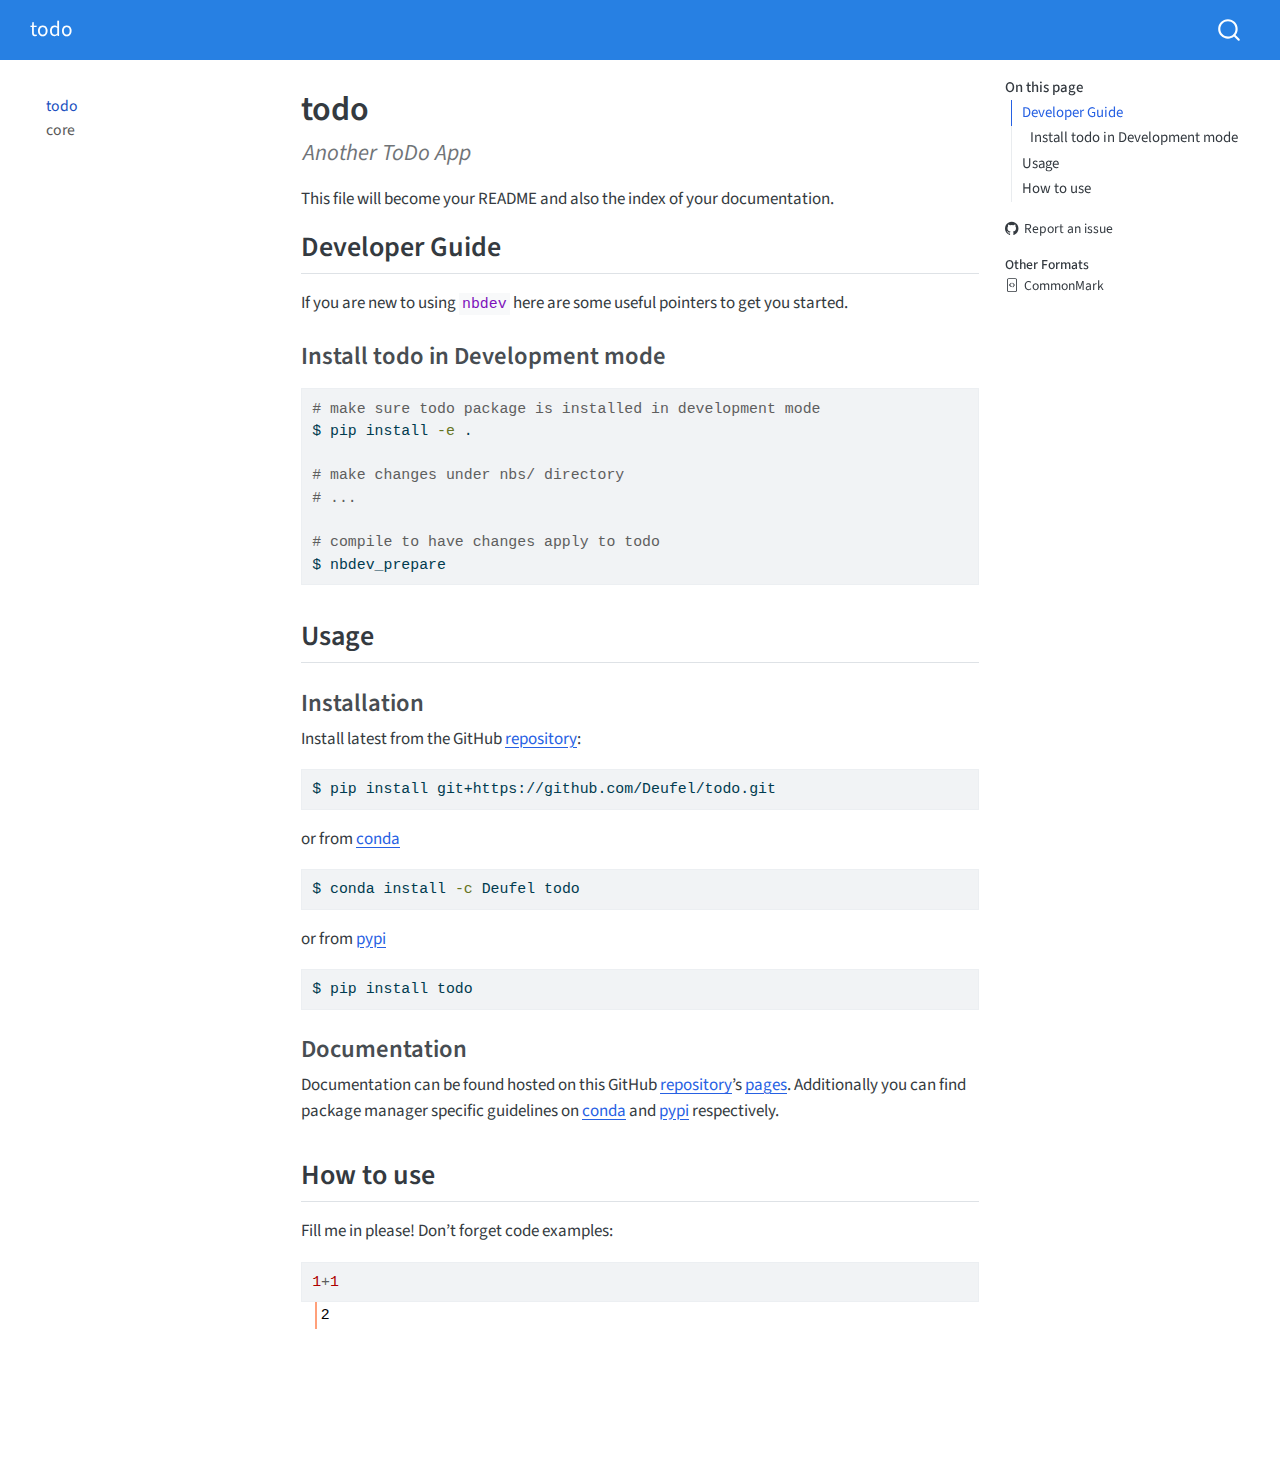
<file: index.html>
<!DOCTYPE html>
<html xmlns="http://www.w3.org/1999/xhtml" lang="en" xml:lang="en"><head>

<meta charset="utf-8">
<meta name="generator" content="quarto-1.6.42">

<meta name="viewport" content="width=device-width, initial-scale=1.0, user-scalable=yes">

<meta name="description" content="Another ToDo App">

<title>todo</title>
<style>
code{white-space: pre-wrap;}
span.smallcaps{font-variant: small-caps;}
div.columns{display: flex; gap: min(4vw, 1.5em);}
div.column{flex: auto; overflow-x: auto;}
div.hanging-indent{margin-left: 1.5em; text-indent: -1.5em;}
ul.task-list{list-style: none;}
ul.task-list li input[type="checkbox"] {
  width: 0.8em;
  margin: 0 0.8em 0.2em -1em; /* quarto-specific, see https://github.com/quarto-dev/quarto-cli/issues/4556 */ 
  vertical-align: middle;
}
/* CSS for syntax highlighting */
pre > code.sourceCode { white-space: pre; position: relative; }
pre > code.sourceCode > span { line-height: 1.25; }
pre > code.sourceCode > span:empty { height: 1.2em; }
.sourceCode { overflow: visible; }
code.sourceCode > span { color: inherit; text-decoration: inherit; }
div.sourceCode { margin: 1em 0; }
pre.sourceCode { margin: 0; }
@media screen {
div.sourceCode { overflow: auto; }
}
@media print {
pre > code.sourceCode { white-space: pre-wrap; }
pre > code.sourceCode > span { display: inline-block; text-indent: -5em; padding-left: 5em; }
}
pre.numberSource code
  { counter-reset: source-line 0; }
pre.numberSource code > span
  { position: relative; left: -4em; counter-increment: source-line; }
pre.numberSource code > span > a:first-child::before
  { content: counter(source-line);
    position: relative; left: -1em; text-align: right; vertical-align: baseline;
    border: none; display: inline-block;
    -webkit-touch-callout: none; -webkit-user-select: none;
    -khtml-user-select: none; -moz-user-select: none;
    -ms-user-select: none; user-select: none;
    padding: 0 4px; width: 4em;
  }
pre.numberSource { margin-left: 3em;  padding-left: 4px; }
div.sourceCode
  {   }
@media screen {
pre > code.sourceCode > span > a:first-child::before { text-decoration: underline; }
}
</style>


<script src="site_libs/quarto-nav/quarto-nav.js"></script>
<script src="site_libs/quarto-nav/headroom.min.js"></script>
<script src="site_libs/clipboard/clipboard.min.js"></script>
<script src="site_libs/quarto-search/autocomplete.umd.js"></script>
<script src="site_libs/quarto-search/fuse.min.js"></script>
<script src="site_libs/quarto-search/quarto-search.js"></script>
<meta name="quarto:offset" content="./">
<script src="site_libs/quarto-html/quarto.js"></script>
<script src="site_libs/quarto-html/popper.min.js"></script>
<script src="site_libs/quarto-html/tippy.umd.min.js"></script>
<script src="site_libs/quarto-html/anchor.min.js"></script>
<link href="site_libs/quarto-html/tippy.css" rel="stylesheet">
<link href="site_libs/quarto-html/quarto-syntax-highlighting-2f5df379a58b258e96c21c0638c20c03.css" rel="stylesheet" id="quarto-text-highlighting-styles">
<script src="site_libs/bootstrap/bootstrap.min.js"></script>
<link href="site_libs/bootstrap/bootstrap-icons.css" rel="stylesheet">
<link href="site_libs/bootstrap/bootstrap-ae44de7e3b26b230a7801128389852ee.min.css" rel="stylesheet" append-hash="true" id="quarto-bootstrap" data-mode="light">
<script id="quarto-search-options" type="application/json">{
  "location": "navbar",
  "copy-button": false,
  "collapse-after": 3,
  "panel-placement": "end",
  "type": "overlay",
  "limit": 50,
  "keyboard-shortcut": [
    "f",
    "/",
    "s"
  ],
  "show-item-context": false,
  "language": {
    "search-no-results-text": "No results",
    "search-matching-documents-text": "matching documents",
    "search-copy-link-title": "Copy link to search",
    "search-hide-matches-text": "Hide additional matches",
    "search-more-match-text": "more match in this document",
    "search-more-matches-text": "more matches in this document",
    "search-clear-button-title": "Clear",
    "search-text-placeholder": "",
    "search-detached-cancel-button-title": "Cancel",
    "search-submit-button-title": "Submit",
    "search-label": "Search"
  }
}</script>


<link rel="stylesheet" href="styles.css">
<meta property="og:title" content="todo">
<meta property="og:description" content="Another ToDo App">
<meta property="og:site_name" content="todo">
<meta name="twitter:title" content="todo">
<meta name="twitter:description" content="Another ToDo App">
<meta name="twitter:card" content="summary">
</head>

<body class="nav-sidebar floating nav-fixed">

<div id="quarto-search-results"></div>
  <header id="quarto-header" class="headroom fixed-top">
    <nav class="navbar navbar-expand-lg " data-bs-theme="dark">
      <div class="navbar-container container-fluid">
      <div class="navbar-brand-container mx-auto">
    <a class="navbar-brand" href="./index.html">
    <span class="navbar-title">todo</span>
    </a>
  </div>
        <div class="quarto-navbar-tools tools-end">
</div>
          <div id="quarto-search" class="" title="Search"></div>
      </div> <!-- /container-fluid -->
    </nav>
  <nav class="quarto-secondary-nav">
    <div class="container-fluid d-flex">
      <button type="button" class="quarto-btn-toggle btn" data-bs-toggle="collapse" role="button" data-bs-target=".quarto-sidebar-collapse-item" aria-controls="quarto-sidebar" aria-expanded="false" aria-label="Toggle sidebar navigation" onclick="if (window.quartoToggleHeadroom) { window.quartoToggleHeadroom(); }">
        <i class="bi bi-layout-text-sidebar-reverse"></i>
      </button>
        <nav class="quarto-page-breadcrumbs" aria-label="breadcrumb"><ol class="breadcrumb"><li class="breadcrumb-item"><a href="./index.html">todo</a></li></ol></nav>
        <a class="flex-grow-1" role="navigation" data-bs-toggle="collapse" data-bs-target=".quarto-sidebar-collapse-item" aria-controls="quarto-sidebar" aria-expanded="false" aria-label="Toggle sidebar navigation" onclick="if (window.quartoToggleHeadroom) { window.quartoToggleHeadroom(); }">      
        </a>
    </div>
  </nav>
</header>
<!-- content -->
<div id="quarto-content" class="quarto-container page-columns page-rows-contents page-layout-article page-navbar">
<!-- sidebar -->
  <nav id="quarto-sidebar" class="sidebar collapse collapse-horizontal quarto-sidebar-collapse-item sidebar-navigation floating overflow-auto">
    <div class="sidebar-menu-container"> 
    <ul class="list-unstyled mt-1">
        <li class="sidebar-item">
  <div class="sidebar-item-container"> 
  <a href="./index.html" class="sidebar-item-text sidebar-link active">
 <span class="menu-text">todo</span></a>
  </div>
</li>
        <li class="sidebar-item">
  <div class="sidebar-item-container"> 
  <a href="./core.html" class="sidebar-item-text sidebar-link">
 <span class="menu-text">core</span></a>
  </div>
</li>
    </ul>
    </div>
</nav>
<div id="quarto-sidebar-glass" class="quarto-sidebar-collapse-item" data-bs-toggle="collapse" data-bs-target=".quarto-sidebar-collapse-item"></div>
<!-- margin-sidebar -->
    <div id="quarto-margin-sidebar" class="sidebar margin-sidebar">
        <nav id="TOC" role="doc-toc" class="toc-active">
    <h2 id="toc-title">On this page</h2>
   
  <ul>
  <li><a href="#developer-guide" id="toc-developer-guide" class="nav-link active" data-scroll-target="#developer-guide">Developer Guide</a>
  <ul class="collapse">
  <li><a href="#install-todo-in-development-mode" id="toc-install-todo-in-development-mode" class="nav-link" data-scroll-target="#install-todo-in-development-mode">Install todo in Development mode</a></li>
  </ul></li>
  <li><a href="#usage" id="toc-usage" class="nav-link" data-scroll-target="#usage">Usage</a>
  <ul class="collapse">
  <li><a href="#installation" id="toc-installation" class="nav-link" data-scroll-target="#installation">Installation</a></li>
  <li><a href="#documentation" id="toc-documentation" class="nav-link" data-scroll-target="#documentation">Documentation</a></li>
  </ul></li>
  <li><a href="#how-to-use" id="toc-how-to-use" class="nav-link" data-scroll-target="#how-to-use">How to use</a></li>
  </ul>
<div class="toc-actions"><ul><li><a href="https://github.com/Deufel/todo/issues/new" class="toc-action"><i class="bi bi-github"></i>Report an issue</a></li></ul></div><div class="quarto-alternate-formats"><h2>Other Formats</h2><ul><li><a href="index.html.md"><i class="bi bi-file-code"></i>CommonMark</a></li></ul></div></nav>
    </div>
<!-- main -->
<main class="content" id="quarto-document-content">

<header id="title-block-header" class="quarto-title-block default">
<div class="quarto-title">
<h1 class="title">todo</h1>
</div>

<div>
  <div class="description">
    Another ToDo App
  </div>
</div>


<div class="quarto-title-meta">

    
  
    
  </div>
  


</header>


<!-- WARNING: THIS FILE WAS AUTOGENERATED! DO NOT EDIT! -->
<p>This file will become your README and also the index of your documentation.</p>
<section id="developer-guide" class="level2">
<h2 class="anchored" data-anchor-id="developer-guide">Developer Guide</h2>
<p>If you are new to using <code>nbdev</code> here are some useful pointers to get you started.</p>
<section id="install-todo-in-development-mode" class="level3">
<h3 class="anchored" data-anchor-id="install-todo-in-development-mode">Install todo in Development mode</h3>
<div class="sourceCode" id="cb1"><pre class="sourceCode sh code-with-copy"><code class="sourceCode bash"><span id="cb1-1"><a href="#cb1-1" aria-hidden="true" tabindex="-1"></a><span class="co"># make sure todo package is installed in development mode</span></span>
<span id="cb1-2"><a href="#cb1-2" aria-hidden="true" tabindex="-1"></a><span class="ex">$</span> pip install <span class="at">-e</span> .</span>
<span id="cb1-3"><a href="#cb1-3" aria-hidden="true" tabindex="-1"></a></span>
<span id="cb1-4"><a href="#cb1-4" aria-hidden="true" tabindex="-1"></a><span class="co"># make changes under nbs/ directory</span></span>
<span id="cb1-5"><a href="#cb1-5" aria-hidden="true" tabindex="-1"></a><span class="co"># ...</span></span>
<span id="cb1-6"><a href="#cb1-6" aria-hidden="true" tabindex="-1"></a></span>
<span id="cb1-7"><a href="#cb1-7" aria-hidden="true" tabindex="-1"></a><span class="co"># compile to have changes apply to todo</span></span>
<span id="cb1-8"><a href="#cb1-8" aria-hidden="true" tabindex="-1"></a><span class="ex">$</span> nbdev_prepare</span></code><button title="Copy to Clipboard" class="code-copy-button"><i class="bi"></i></button></pre></div>
</section>
</section>
<section id="usage" class="level2">
<h2 class="anchored" data-anchor-id="usage">Usage</h2>
<section id="installation" class="level3">
<h3 class="anchored" data-anchor-id="installation">Installation</h3>
<p>Install latest from the GitHub <a href="https://github.com/Deufel/todo">repository</a>:</p>
<div class="sourceCode" id="cb2"><pre class="sourceCode sh code-with-copy"><code class="sourceCode bash"><span id="cb2-1"><a href="#cb2-1" aria-hidden="true" tabindex="-1"></a><span class="ex">$</span> pip install git+https://github.com/Deufel/todo.git</span></code><button title="Copy to Clipboard" class="code-copy-button"><i class="bi"></i></button></pre></div>
<p>or from <a href="https://anaconda.org/Deufel/todo">conda</a></p>
<div class="sourceCode" id="cb3"><pre class="sourceCode sh code-with-copy"><code class="sourceCode bash"><span id="cb3-1"><a href="#cb3-1" aria-hidden="true" tabindex="-1"></a><span class="ex">$</span> conda install <span class="at">-c</span> Deufel todo</span></code><button title="Copy to Clipboard" class="code-copy-button"><i class="bi"></i></button></pre></div>
<p>or from <a href="https://pypi.org/project/todo/">pypi</a></p>
<div class="sourceCode" id="cb4"><pre class="sourceCode sh code-with-copy"><code class="sourceCode bash"><span id="cb4-1"><a href="#cb4-1" aria-hidden="true" tabindex="-1"></a><span class="ex">$</span> pip install todo</span></code><button title="Copy to Clipboard" class="code-copy-button"><i class="bi"></i></button></pre></div>
</section>
<section id="documentation" class="level3">
<h3 class="anchored" data-anchor-id="documentation">Documentation</h3>
<p>Documentation can be found hosted on this GitHub <a href="https://github.com/Deufel/todo">repository</a>’s <a href="https://Deufel.github.io/todo/">pages</a>. Additionally you can find package manager specific guidelines on <a href="https://anaconda.org/Deufel/todo">conda</a> and <a href="https://pypi.org/project/todo/">pypi</a> respectively.</p>
</section>
</section>
<section id="how-to-use" class="level2">
<h2 class="anchored" data-anchor-id="how-to-use">How to use</h2>
<p>Fill me in please! Don’t forget code examples:</p>
<div id="cell-14" class="cell">
<div class="sourceCode cell-code" id="cb5"><pre class="sourceCode python code-with-copy"><code class="sourceCode python"><span id="cb5-1"><a href="#cb5-1" aria-hidden="true" tabindex="-1"></a><span class="dv">1</span><span class="op">+</span><span class="dv">1</span></span></code><button title="Copy to Clipboard" class="code-copy-button"><i class="bi"></i></button></pre></div>
<div class="cell-output cell-output-display">
<pre><code>2</code></pre>
</div>
</div>


</section>

</main> <!-- /main -->
<script id="quarto-html-after-body" type="application/javascript">
window.document.addEventListener("DOMContentLoaded", function (event) {
  const toggleBodyColorMode = (bsSheetEl) => {
    const mode = bsSheetEl.getAttribute("data-mode");
    const bodyEl = window.document.querySelector("body");
    if (mode === "dark") {
      bodyEl.classList.add("quarto-dark");
      bodyEl.classList.remove("quarto-light");
    } else {
      bodyEl.classList.add("quarto-light");
      bodyEl.classList.remove("quarto-dark");
    }
  }
  const toggleBodyColorPrimary = () => {
    const bsSheetEl = window.document.querySelector("link#quarto-bootstrap");
    if (bsSheetEl) {
      toggleBodyColorMode(bsSheetEl);
    }
  }
  toggleBodyColorPrimary();  
  const icon = "";
  const anchorJS = new window.AnchorJS();
  anchorJS.options = {
    placement: 'right',
    icon: icon
  };
  anchorJS.add('.anchored');
  const isCodeAnnotation = (el) => {
    for (const clz of el.classList) {
      if (clz.startsWith('code-annotation-')) {                     
        return true;
      }
    }
    return false;
  }
  const onCopySuccess = function(e) {
    // button target
    const button = e.trigger;
    // don't keep focus
    button.blur();
    // flash "checked"
    button.classList.add('code-copy-button-checked');
    var currentTitle = button.getAttribute("title");
    button.setAttribute("title", "Copied!");
    let tooltip;
    if (window.bootstrap) {
      button.setAttribute("data-bs-toggle", "tooltip");
      button.setAttribute("data-bs-placement", "left");
      button.setAttribute("data-bs-title", "Copied!");
      tooltip = new bootstrap.Tooltip(button, 
        { trigger: "manual", 
          customClass: "code-copy-button-tooltip",
          offset: [0, -8]});
      tooltip.show();    
    }
    setTimeout(function() {
      if (tooltip) {
        tooltip.hide();
        button.removeAttribute("data-bs-title");
        button.removeAttribute("data-bs-toggle");
        button.removeAttribute("data-bs-placement");
      }
      button.setAttribute("title", currentTitle);
      button.classList.remove('code-copy-button-checked');
    }, 1000);
    // clear code selection
    e.clearSelection();
  }
  const getTextToCopy = function(trigger) {
      const codeEl = trigger.previousElementSibling.cloneNode(true);
      for (const childEl of codeEl.children) {
        if (isCodeAnnotation(childEl)) {
          childEl.remove();
        }
      }
      return codeEl.innerText;
  }
  const clipboard = new window.ClipboardJS('.code-copy-button:not([data-in-quarto-modal])', {
    text: getTextToCopy
  });
  clipboard.on('success', onCopySuccess);
  if (window.document.getElementById('quarto-embedded-source-code-modal')) {
    const clipboardModal = new window.ClipboardJS('.code-copy-button[data-in-quarto-modal]', {
      text: getTextToCopy,
      container: window.document.getElementById('quarto-embedded-source-code-modal')
    });
    clipboardModal.on('success', onCopySuccess);
  }
    var localhostRegex = new RegExp(/^(?:http|https):\/\/localhost\:?[0-9]*\//);
    var mailtoRegex = new RegExp(/^mailto:/);
      var filterRegex = new RegExp("https:\/\/Deufel\.github\.io\/todo");
    var isInternal = (href) => {
        return filterRegex.test(href) || localhostRegex.test(href) || mailtoRegex.test(href);
    }
    // Inspect non-navigation links and adorn them if external
 	var links = window.document.querySelectorAll('a[href]:not(.nav-link):not(.navbar-brand):not(.toc-action):not(.sidebar-link):not(.sidebar-item-toggle):not(.pagination-link):not(.no-external):not([aria-hidden]):not(.dropdown-item):not(.quarto-navigation-tool):not(.about-link)');
    for (var i=0; i<links.length; i++) {
      const link = links[i];
      if (!isInternal(link.href)) {
        // undo the damage that might have been done by quarto-nav.js in the case of
        // links that we want to consider external
        if (link.dataset.originalHref !== undefined) {
          link.href = link.dataset.originalHref;
        }
      }
    }
  function tippyHover(el, contentFn, onTriggerFn, onUntriggerFn) {
    const config = {
      allowHTML: true,
      maxWidth: 500,
      delay: 100,
      arrow: false,
      appendTo: function(el) {
          return el.parentElement;
      },
      interactive: true,
      interactiveBorder: 10,
      theme: 'quarto',
      placement: 'bottom-start',
    };
    if (contentFn) {
      config.content = contentFn;
    }
    if (onTriggerFn) {
      config.onTrigger = onTriggerFn;
    }
    if (onUntriggerFn) {
      config.onUntrigger = onUntriggerFn;
    }
    window.tippy(el, config); 
  }
  const noterefs = window.document.querySelectorAll('a[role="doc-noteref"]');
  for (var i=0; i<noterefs.length; i++) {
    const ref = noterefs[i];
    tippyHover(ref, function() {
      // use id or data attribute instead here
      let href = ref.getAttribute('data-footnote-href') || ref.getAttribute('href');
      try { href = new URL(href).hash; } catch {}
      const id = href.replace(/^#\/?/, "");
      const note = window.document.getElementById(id);
      if (note) {
        return note.innerHTML;
      } else {
        return "";
      }
    });
  }
  const xrefs = window.document.querySelectorAll('a.quarto-xref');
  const processXRef = (id, note) => {
    // Strip column container classes
    const stripColumnClz = (el) => {
      el.classList.remove("page-full", "page-columns");
      if (el.children) {
        for (const child of el.children) {
          stripColumnClz(child);
        }
      }
    }
    stripColumnClz(note)
    if (id === null || id.startsWith('sec-')) {
      // Special case sections, only their first couple elements
      const container = document.createElement("div");
      if (note.children && note.children.length > 2) {
        container.appendChild(note.children[0].cloneNode(true));
        for (let i = 1; i < note.children.length; i++) {
          const child = note.children[i];
          if (child.tagName === "P" && child.innerText === "") {
            continue;
          } else {
            container.appendChild(child.cloneNode(true));
            break;
          }
        }
        if (window.Quarto?.typesetMath) {
          window.Quarto.typesetMath(container);
        }
        return container.innerHTML
      } else {
        if (window.Quarto?.typesetMath) {
          window.Quarto.typesetMath(note);
        }
        return note.innerHTML;
      }
    } else {
      // Remove any anchor links if they are present
      const anchorLink = note.querySelector('a.anchorjs-link');
      if (anchorLink) {
        anchorLink.remove();
      }
      if (window.Quarto?.typesetMath) {
        window.Quarto.typesetMath(note);
      }
      if (note.classList.contains("callout")) {
        return note.outerHTML;
      } else {
        return note.innerHTML;
      }
    }
  }
  for (var i=0; i<xrefs.length; i++) {
    const xref = xrefs[i];
    tippyHover(xref, undefined, function(instance) {
      instance.disable();
      let url = xref.getAttribute('href');
      let hash = undefined; 
      if (url.startsWith('#')) {
        hash = url;
      } else {
        try { hash = new URL(url).hash; } catch {}
      }
      if (hash) {
        const id = hash.replace(/^#\/?/, "");
        const note = window.document.getElementById(id);
        if (note !== null) {
          try {
            const html = processXRef(id, note.cloneNode(true));
            instance.setContent(html);
          } finally {
            instance.enable();
            instance.show();
          }
        } else {
          // See if we can fetch this
          fetch(url.split('#')[0])
          .then(res => res.text())
          .then(html => {
            const parser = new DOMParser();
            const htmlDoc = parser.parseFromString(html, "text/html");
            const note = htmlDoc.getElementById(id);
            if (note !== null) {
              const html = processXRef(id, note);
              instance.setContent(html);
            } 
          }).finally(() => {
            instance.enable();
            instance.show();
          });
        }
      } else {
        // See if we can fetch a full url (with no hash to target)
        // This is a special case and we should probably do some content thinning / targeting
        fetch(url)
        .then(res => res.text())
        .then(html => {
          const parser = new DOMParser();
          const htmlDoc = parser.parseFromString(html, "text/html");
          const note = htmlDoc.querySelector('main.content');
          if (note !== null) {
            // This should only happen for chapter cross references
            // (since there is no id in the URL)
            // remove the first header
            if (note.children.length > 0 && note.children[0].tagName === "HEADER") {
              note.children[0].remove();
            }
            const html = processXRef(null, note);
            instance.setContent(html);
          } 
        }).finally(() => {
          instance.enable();
          instance.show();
        });
      }
    }, function(instance) {
    });
  }
      let selectedAnnoteEl;
      const selectorForAnnotation = ( cell, annotation) => {
        let cellAttr = 'data-code-cell="' + cell + '"';
        let lineAttr = 'data-code-annotation="' +  annotation + '"';
        const selector = 'span[' + cellAttr + '][' + lineAttr + ']';
        return selector;
      }
      const selectCodeLines = (annoteEl) => {
        const doc = window.document;
        const targetCell = annoteEl.getAttribute("data-target-cell");
        const targetAnnotation = annoteEl.getAttribute("data-target-annotation");
        const annoteSpan = window.document.querySelector(selectorForAnnotation(targetCell, targetAnnotation));
        const lines = annoteSpan.getAttribute("data-code-lines").split(",");
        const lineIds = lines.map((line) => {
          return targetCell + "-" + line;
        })
        let top = null;
        let height = null;
        let parent = null;
        if (lineIds.length > 0) {
            //compute the position of the single el (top and bottom and make a div)
            const el = window.document.getElementById(lineIds[0]);
            top = el.offsetTop;
            height = el.offsetHeight;
            parent = el.parentElement.parentElement;
          if (lineIds.length > 1) {
            const lastEl = window.document.getElementById(lineIds[lineIds.length - 1]);
            const bottom = lastEl.offsetTop + lastEl.offsetHeight;
            height = bottom - top;
          }
          if (top !== null && height !== null && parent !== null) {
            // cook up a div (if necessary) and position it 
            let div = window.document.getElementById("code-annotation-line-highlight");
            if (div === null) {
              div = window.document.createElement("div");
              div.setAttribute("id", "code-annotation-line-highlight");
              div.style.position = 'absolute';
              parent.appendChild(div);
            }
            div.style.top = top - 2 + "px";
            div.style.height = height + 4 + "px";
            div.style.left = 0;
            let gutterDiv = window.document.getElementById("code-annotation-line-highlight-gutter");
            if (gutterDiv === null) {
              gutterDiv = window.document.createElement("div");
              gutterDiv.setAttribute("id", "code-annotation-line-highlight-gutter");
              gutterDiv.style.position = 'absolute';
              const codeCell = window.document.getElementById(targetCell);
              const gutter = codeCell.querySelector('.code-annotation-gutter');
              gutter.appendChild(gutterDiv);
            }
            gutterDiv.style.top = top - 2 + "px";
            gutterDiv.style.height = height + 4 + "px";
          }
          selectedAnnoteEl = annoteEl;
        }
      };
      const unselectCodeLines = () => {
        const elementsIds = ["code-annotation-line-highlight", "code-annotation-line-highlight-gutter"];
        elementsIds.forEach((elId) => {
          const div = window.document.getElementById(elId);
          if (div) {
            div.remove();
          }
        });
        selectedAnnoteEl = undefined;
      };
        // Handle positioning of the toggle
    window.addEventListener(
      "resize",
      throttle(() => {
        elRect = undefined;
        if (selectedAnnoteEl) {
          selectCodeLines(selectedAnnoteEl);
        }
      }, 10)
    );
    function throttle(fn, ms) {
    let throttle = false;
    let timer;
      return (...args) => {
        if(!throttle) { // first call gets through
            fn.apply(this, args);
            throttle = true;
        } else { // all the others get throttled
            if(timer) clearTimeout(timer); // cancel #2
            timer = setTimeout(() => {
              fn.apply(this, args);
              timer = throttle = false;
            }, ms);
        }
      };
    }
      // Attach click handler to the DT
      const annoteDls = window.document.querySelectorAll('dt[data-target-cell]');
      for (const annoteDlNode of annoteDls) {
        annoteDlNode.addEventListener('click', (event) => {
          const clickedEl = event.target;
          if (clickedEl !== selectedAnnoteEl) {
            unselectCodeLines();
            const activeEl = window.document.querySelector('dt[data-target-cell].code-annotation-active');
            if (activeEl) {
              activeEl.classList.remove('code-annotation-active');
            }
            selectCodeLines(clickedEl);
            clickedEl.classList.add('code-annotation-active');
          } else {
            // Unselect the line
            unselectCodeLines();
            clickedEl.classList.remove('code-annotation-active');
          }
        });
      }
  const findCites = (el) => {
    const parentEl = el.parentElement;
    if (parentEl) {
      const cites = parentEl.dataset.cites;
      if (cites) {
        return {
          el,
          cites: cites.split(' ')
        };
      } else {
        return findCites(el.parentElement)
      }
    } else {
      return undefined;
    }
  };
  var bibliorefs = window.document.querySelectorAll('a[role="doc-biblioref"]');
  for (var i=0; i<bibliorefs.length; i++) {
    const ref = bibliorefs[i];
    const citeInfo = findCites(ref);
    if (citeInfo) {
      tippyHover(citeInfo.el, function() {
        var popup = window.document.createElement('div');
        citeInfo.cites.forEach(function(cite) {
          var citeDiv = window.document.createElement('div');
          citeDiv.classList.add('hanging-indent');
          citeDiv.classList.add('csl-entry');
          var biblioDiv = window.document.getElementById('ref-' + cite);
          if (biblioDiv) {
            citeDiv.innerHTML = biblioDiv.innerHTML;
          }
          popup.appendChild(citeDiv);
        });
        return popup.innerHTML;
      });
    }
  }
});
</script>
</div> <!-- /content -->




<footer class="footer"><div class="nav-footer"><div class="nav-footer-center"><div class="toc-actions d-sm-block d-md-none"><ul><li><a href="https://github.com/Deufel/todo/issues/new" class="toc-action"><i class="bi bi-github"></i>Report an issue</a></li></ul></div></div></div></footer></body></html>
</file>
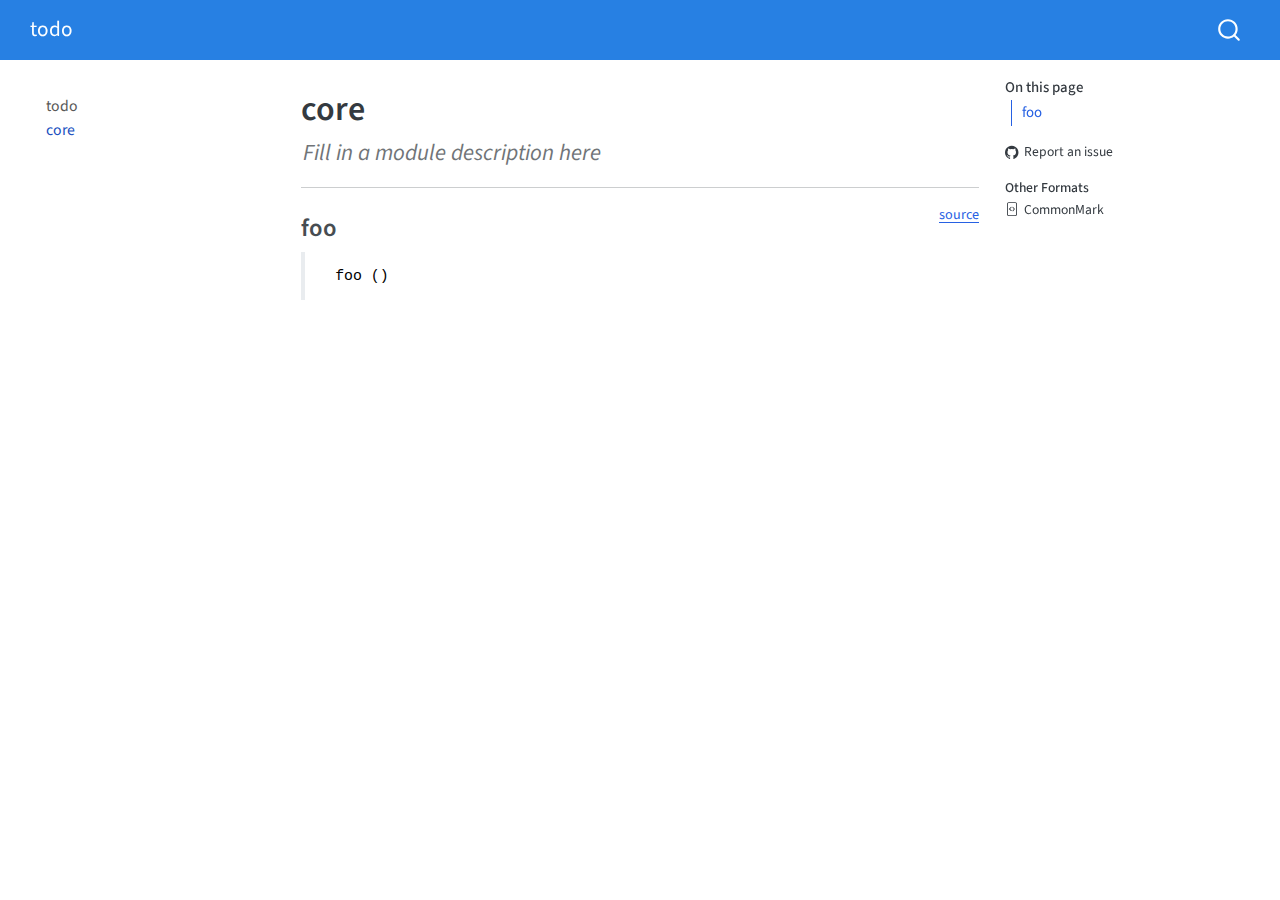
<file: core.html>
<!DOCTYPE html>
<html xmlns="http://www.w3.org/1999/xhtml" lang="en" xml:lang="en"><head>

<meta charset="utf-8">
<meta name="generator" content="quarto-1.6.42">

<meta name="viewport" content="width=device-width, initial-scale=1.0, user-scalable=yes">

<meta name="description" content="Fill in a module description here">

<title>core – todo</title>
<style>
code{white-space: pre-wrap;}
span.smallcaps{font-variant: small-caps;}
div.columns{display: flex; gap: min(4vw, 1.5em);}
div.column{flex: auto; overflow-x: auto;}
div.hanging-indent{margin-left: 1.5em; text-indent: -1.5em;}
ul.task-list{list-style: none;}
ul.task-list li input[type="checkbox"] {
  width: 0.8em;
  margin: 0 0.8em 0.2em -1em; /* quarto-specific, see https://github.com/quarto-dev/quarto-cli/issues/4556 */ 
  vertical-align: middle;
}
</style>


<script src="site_libs/quarto-nav/quarto-nav.js"></script>
<script src="site_libs/quarto-nav/headroom.min.js"></script>
<script src="site_libs/clipboard/clipboard.min.js"></script>
<script src="site_libs/quarto-search/autocomplete.umd.js"></script>
<script src="site_libs/quarto-search/fuse.min.js"></script>
<script src="site_libs/quarto-search/quarto-search.js"></script>
<meta name="quarto:offset" content="./">
<script src="site_libs/quarto-html/quarto.js"></script>
<script src="site_libs/quarto-html/popper.min.js"></script>
<script src="site_libs/quarto-html/tippy.umd.min.js"></script>
<script src="site_libs/quarto-html/anchor.min.js"></script>
<link href="site_libs/quarto-html/tippy.css" rel="stylesheet">
<link href="site_libs/quarto-html/quarto-syntax-highlighting-2f5df379a58b258e96c21c0638c20c03.css" rel="stylesheet" id="quarto-text-highlighting-styles">
<script src="site_libs/bootstrap/bootstrap.min.js"></script>
<link href="site_libs/bootstrap/bootstrap-icons.css" rel="stylesheet">
<link href="site_libs/bootstrap/bootstrap-ae44de7e3b26b230a7801128389852ee.min.css" rel="stylesheet" append-hash="true" id="quarto-bootstrap" data-mode="light">
<script id="quarto-search-options" type="application/json">{
  "location": "navbar",
  "copy-button": false,
  "collapse-after": 3,
  "panel-placement": "end",
  "type": "overlay",
  "limit": 50,
  "keyboard-shortcut": [
    "f",
    "/",
    "s"
  ],
  "show-item-context": false,
  "language": {
    "search-no-results-text": "No results",
    "search-matching-documents-text": "matching documents",
    "search-copy-link-title": "Copy link to search",
    "search-hide-matches-text": "Hide additional matches",
    "search-more-match-text": "more match in this document",
    "search-more-matches-text": "more matches in this document",
    "search-clear-button-title": "Clear",
    "search-text-placeholder": "",
    "search-detached-cancel-button-title": "Cancel",
    "search-submit-button-title": "Submit",
    "search-label": "Search"
  }
}</script>


<link rel="stylesheet" href="styles.css">
<meta property="og:title" content="core – todo">
<meta property="og:description" content="Fill in a module description here">
<meta property="og:site_name" content="todo">
<meta name="twitter:title" content="core – todo">
<meta name="twitter:description" content="Fill in a module description here">
<meta name="twitter:card" content="summary">
</head>

<body class="nav-sidebar floating nav-fixed">

<div id="quarto-search-results"></div>
  <header id="quarto-header" class="headroom fixed-top">
    <nav class="navbar navbar-expand-lg " data-bs-theme="dark">
      <div class="navbar-container container-fluid">
      <div class="navbar-brand-container mx-auto">
    <a class="navbar-brand" href="./index.html">
    <span class="navbar-title">todo</span>
    </a>
  </div>
        <div class="quarto-navbar-tools tools-end">
</div>
          <div id="quarto-search" class="" title="Search"></div>
      </div> <!-- /container-fluid -->
    </nav>
  <nav class="quarto-secondary-nav">
    <div class="container-fluid d-flex">
      <button type="button" class="quarto-btn-toggle btn" data-bs-toggle="collapse" role="button" data-bs-target=".quarto-sidebar-collapse-item" aria-controls="quarto-sidebar" aria-expanded="false" aria-label="Toggle sidebar navigation" onclick="if (window.quartoToggleHeadroom) { window.quartoToggleHeadroom(); }">
        <i class="bi bi-layout-text-sidebar-reverse"></i>
      </button>
        <nav class="quarto-page-breadcrumbs" aria-label="breadcrumb"><ol class="breadcrumb"><li class="breadcrumb-item"><a href="./core.html">core</a></li></ol></nav>
        <a class="flex-grow-1" role="navigation" data-bs-toggle="collapse" data-bs-target=".quarto-sidebar-collapse-item" aria-controls="quarto-sidebar" aria-expanded="false" aria-label="Toggle sidebar navigation" onclick="if (window.quartoToggleHeadroom) { window.quartoToggleHeadroom(); }">      
        </a>
    </div>
  </nav>
</header>
<!-- content -->
<div id="quarto-content" class="quarto-container page-columns page-rows-contents page-layout-article page-navbar">
<!-- sidebar -->
  <nav id="quarto-sidebar" class="sidebar collapse collapse-horizontal quarto-sidebar-collapse-item sidebar-navigation floating overflow-auto">
    <div class="sidebar-menu-container"> 
    <ul class="list-unstyled mt-1">
        <li class="sidebar-item">
  <div class="sidebar-item-container"> 
  <a href="./index.html" class="sidebar-item-text sidebar-link">
 <span class="menu-text">todo</span></a>
  </div>
</li>
        <li class="sidebar-item">
  <div class="sidebar-item-container"> 
  <a href="./core.html" class="sidebar-item-text sidebar-link active">
 <span class="menu-text">core</span></a>
  </div>
</li>
    </ul>
    </div>
</nav>
<div id="quarto-sidebar-glass" class="quarto-sidebar-collapse-item" data-bs-toggle="collapse" data-bs-target=".quarto-sidebar-collapse-item"></div>
<!-- margin-sidebar -->
    <div id="quarto-margin-sidebar" class="sidebar margin-sidebar">
        <nav id="TOC" role="doc-toc" class="toc-active">
    <h2 id="toc-title">On this page</h2>
   
  <ul>
  <li><a href="#foo" id="toc-foo" class="nav-link active" data-scroll-target="#foo">foo</a></li>
  </ul>
<div class="toc-actions"><ul><li><a href="https://github.com/Deufel/todo/issues/new" class="toc-action"><i class="bi bi-github"></i>Report an issue</a></li></ul></div><div class="quarto-alternate-formats"><h2>Other Formats</h2><ul><li><a href="core.html.md"><i class="bi bi-file-code"></i>CommonMark</a></li></ul></div></nav>
    </div>
<!-- main -->
<main class="content" id="quarto-document-content">

<header id="title-block-header" class="quarto-title-block default">
<div class="quarto-title">
<h1 class="title">core</h1>
</div>

<div>
  <div class="description">
    Fill in a module description here
  </div>
</div>


<div class="quarto-title-meta">

    
  
    
  </div>
  


</header>


<!-- WARNING: THIS FILE WAS AUTOGENERATED! DO NOT EDIT! -->
<hr>
<p><a href="https://github.com/Deufel/todo/blob/master/todo/core.py#L9" target="_blank" style="float:right; font-size:smaller">source</a></p>
<section id="foo" class="level3">
<h3 class="anchored" data-anchor-id="foo">foo</h3>
<blockquote class="blockquote">
<pre><code> foo ()</code></pre>
</blockquote>


</section>

</main> <!-- /main -->
<script id="quarto-html-after-body" type="application/javascript">
window.document.addEventListener("DOMContentLoaded", function (event) {
  const toggleBodyColorMode = (bsSheetEl) => {
    const mode = bsSheetEl.getAttribute("data-mode");
    const bodyEl = window.document.querySelector("body");
    if (mode === "dark") {
      bodyEl.classList.add("quarto-dark");
      bodyEl.classList.remove("quarto-light");
    } else {
      bodyEl.classList.add("quarto-light");
      bodyEl.classList.remove("quarto-dark");
    }
  }
  const toggleBodyColorPrimary = () => {
    const bsSheetEl = window.document.querySelector("link#quarto-bootstrap");
    if (bsSheetEl) {
      toggleBodyColorMode(bsSheetEl);
    }
  }
  toggleBodyColorPrimary();  
  const icon = "";
  const anchorJS = new window.AnchorJS();
  anchorJS.options = {
    placement: 'right',
    icon: icon
  };
  anchorJS.add('.anchored');
  const isCodeAnnotation = (el) => {
    for (const clz of el.classList) {
      if (clz.startsWith('code-annotation-')) {                     
        return true;
      }
    }
    return false;
  }
  const onCopySuccess = function(e) {
    // button target
    const button = e.trigger;
    // don't keep focus
    button.blur();
    // flash "checked"
    button.classList.add('code-copy-button-checked');
    var currentTitle = button.getAttribute("title");
    button.setAttribute("title", "Copied!");
    let tooltip;
    if (window.bootstrap) {
      button.setAttribute("data-bs-toggle", "tooltip");
      button.setAttribute("data-bs-placement", "left");
      button.setAttribute("data-bs-title", "Copied!");
      tooltip = new bootstrap.Tooltip(button, 
        { trigger: "manual", 
          customClass: "code-copy-button-tooltip",
          offset: [0, -8]});
      tooltip.show();    
    }
    setTimeout(function() {
      if (tooltip) {
        tooltip.hide();
        button.removeAttribute("data-bs-title");
        button.removeAttribute("data-bs-toggle");
        button.removeAttribute("data-bs-placement");
      }
      button.setAttribute("title", currentTitle);
      button.classList.remove('code-copy-button-checked');
    }, 1000);
    // clear code selection
    e.clearSelection();
  }
  const getTextToCopy = function(trigger) {
      const codeEl = trigger.previousElementSibling.cloneNode(true);
      for (const childEl of codeEl.children) {
        if (isCodeAnnotation(childEl)) {
          childEl.remove();
        }
      }
      return codeEl.innerText;
  }
  const clipboard = new window.ClipboardJS('.code-copy-button:not([data-in-quarto-modal])', {
    text: getTextToCopy
  });
  clipboard.on('success', onCopySuccess);
  if (window.document.getElementById('quarto-embedded-source-code-modal')) {
    const clipboardModal = new window.ClipboardJS('.code-copy-button[data-in-quarto-modal]', {
      text: getTextToCopy,
      container: window.document.getElementById('quarto-embedded-source-code-modal')
    });
    clipboardModal.on('success', onCopySuccess);
  }
    var localhostRegex = new RegExp(/^(?:http|https):\/\/localhost\:?[0-9]*\//);
    var mailtoRegex = new RegExp(/^mailto:/);
      var filterRegex = new RegExp("https:\/\/Deufel\.github\.io\/todo");
    var isInternal = (href) => {
        return filterRegex.test(href) || localhostRegex.test(href) || mailtoRegex.test(href);
    }
    // Inspect non-navigation links and adorn them if external
 	var links = window.document.querySelectorAll('a[href]:not(.nav-link):not(.navbar-brand):not(.toc-action):not(.sidebar-link):not(.sidebar-item-toggle):not(.pagination-link):not(.no-external):not([aria-hidden]):not(.dropdown-item):not(.quarto-navigation-tool):not(.about-link)');
    for (var i=0; i<links.length; i++) {
      const link = links[i];
      if (!isInternal(link.href)) {
        // undo the damage that might have been done by quarto-nav.js in the case of
        // links that we want to consider external
        if (link.dataset.originalHref !== undefined) {
          link.href = link.dataset.originalHref;
        }
      }
    }
  function tippyHover(el, contentFn, onTriggerFn, onUntriggerFn) {
    const config = {
      allowHTML: true,
      maxWidth: 500,
      delay: 100,
      arrow: false,
      appendTo: function(el) {
          return el.parentElement;
      },
      interactive: true,
      interactiveBorder: 10,
      theme: 'quarto',
      placement: 'bottom-start',
    };
    if (contentFn) {
      config.content = contentFn;
    }
    if (onTriggerFn) {
      config.onTrigger = onTriggerFn;
    }
    if (onUntriggerFn) {
      config.onUntrigger = onUntriggerFn;
    }
    window.tippy(el, config); 
  }
  const noterefs = window.document.querySelectorAll('a[role="doc-noteref"]');
  for (var i=0; i<noterefs.length; i++) {
    const ref = noterefs[i];
    tippyHover(ref, function() {
      // use id or data attribute instead here
      let href = ref.getAttribute('data-footnote-href') || ref.getAttribute('href');
      try { href = new URL(href).hash; } catch {}
      const id = href.replace(/^#\/?/, "");
      const note = window.document.getElementById(id);
      if (note) {
        return note.innerHTML;
      } else {
        return "";
      }
    });
  }
  const xrefs = window.document.querySelectorAll('a.quarto-xref');
  const processXRef = (id, note) => {
    // Strip column container classes
    const stripColumnClz = (el) => {
      el.classList.remove("page-full", "page-columns");
      if (el.children) {
        for (const child of el.children) {
          stripColumnClz(child);
        }
      }
    }
    stripColumnClz(note)
    if (id === null || id.startsWith('sec-')) {
      // Special case sections, only their first couple elements
      const container = document.createElement("div");
      if (note.children && note.children.length > 2) {
        container.appendChild(note.children[0].cloneNode(true));
        for (let i = 1; i < note.children.length; i++) {
          const child = note.children[i];
          if (child.tagName === "P" && child.innerText === "") {
            continue;
          } else {
            container.appendChild(child.cloneNode(true));
            break;
          }
        }
        if (window.Quarto?.typesetMath) {
          window.Quarto.typesetMath(container);
        }
        return container.innerHTML
      } else {
        if (window.Quarto?.typesetMath) {
          window.Quarto.typesetMath(note);
        }
        return note.innerHTML;
      }
    } else {
      // Remove any anchor links if they are present
      const anchorLink = note.querySelector('a.anchorjs-link');
      if (anchorLink) {
        anchorLink.remove();
      }
      if (window.Quarto?.typesetMath) {
        window.Quarto.typesetMath(note);
      }
      if (note.classList.contains("callout")) {
        return note.outerHTML;
      } else {
        return note.innerHTML;
      }
    }
  }
  for (var i=0; i<xrefs.length; i++) {
    const xref = xrefs[i];
    tippyHover(xref, undefined, function(instance) {
      instance.disable();
      let url = xref.getAttribute('href');
      let hash = undefined; 
      if (url.startsWith('#')) {
        hash = url;
      } else {
        try { hash = new URL(url).hash; } catch {}
      }
      if (hash) {
        const id = hash.replace(/^#\/?/, "");
        const note = window.document.getElementById(id);
        if (note !== null) {
          try {
            const html = processXRef(id, note.cloneNode(true));
            instance.setContent(html);
          } finally {
            instance.enable();
            instance.show();
          }
        } else {
          // See if we can fetch this
          fetch(url.split('#')[0])
          .then(res => res.text())
          .then(html => {
            const parser = new DOMParser();
            const htmlDoc = parser.parseFromString(html, "text/html");
            const note = htmlDoc.getElementById(id);
            if (note !== null) {
              const html = processXRef(id, note);
              instance.setContent(html);
            } 
          }).finally(() => {
            instance.enable();
            instance.show();
          });
        }
      } else {
        // See if we can fetch a full url (with no hash to target)
        // This is a special case and we should probably do some content thinning / targeting
        fetch(url)
        .then(res => res.text())
        .then(html => {
          const parser = new DOMParser();
          const htmlDoc = parser.parseFromString(html, "text/html");
          const note = htmlDoc.querySelector('main.content');
          if (note !== null) {
            // This should only happen for chapter cross references
            // (since there is no id in the URL)
            // remove the first header
            if (note.children.length > 0 && note.children[0].tagName === "HEADER") {
              note.children[0].remove();
            }
            const html = processXRef(null, note);
            instance.setContent(html);
          } 
        }).finally(() => {
          instance.enable();
          instance.show();
        });
      }
    }, function(instance) {
    });
  }
      let selectedAnnoteEl;
      const selectorForAnnotation = ( cell, annotation) => {
        let cellAttr = 'data-code-cell="' + cell + '"';
        let lineAttr = 'data-code-annotation="' +  annotation + '"';
        const selector = 'span[' + cellAttr + '][' + lineAttr + ']';
        return selector;
      }
      const selectCodeLines = (annoteEl) => {
        const doc = window.document;
        const targetCell = annoteEl.getAttribute("data-target-cell");
        const targetAnnotation = annoteEl.getAttribute("data-target-annotation");
        const annoteSpan = window.document.querySelector(selectorForAnnotation(targetCell, targetAnnotation));
        const lines = annoteSpan.getAttribute("data-code-lines").split(",");
        const lineIds = lines.map((line) => {
          return targetCell + "-" + line;
        })
        let top = null;
        let height = null;
        let parent = null;
        if (lineIds.length > 0) {
            //compute the position of the single el (top and bottom and make a div)
            const el = window.document.getElementById(lineIds[0]);
            top = el.offsetTop;
            height = el.offsetHeight;
            parent = el.parentElement.parentElement;
          if (lineIds.length > 1) {
            const lastEl = window.document.getElementById(lineIds[lineIds.length - 1]);
            const bottom = lastEl.offsetTop + lastEl.offsetHeight;
            height = bottom - top;
          }
          if (top !== null && height !== null && parent !== null) {
            // cook up a div (if necessary) and position it 
            let div = window.document.getElementById("code-annotation-line-highlight");
            if (div === null) {
              div = window.document.createElement("div");
              div.setAttribute("id", "code-annotation-line-highlight");
              div.style.position = 'absolute';
              parent.appendChild(div);
            }
            div.style.top = top - 2 + "px";
            div.style.height = height + 4 + "px";
            div.style.left = 0;
            let gutterDiv = window.document.getElementById("code-annotation-line-highlight-gutter");
            if (gutterDiv === null) {
              gutterDiv = window.document.createElement("div");
              gutterDiv.setAttribute("id", "code-annotation-line-highlight-gutter");
              gutterDiv.style.position = 'absolute';
              const codeCell = window.document.getElementById(targetCell);
              const gutter = codeCell.querySelector('.code-annotation-gutter');
              gutter.appendChild(gutterDiv);
            }
            gutterDiv.style.top = top - 2 + "px";
            gutterDiv.style.height = height + 4 + "px";
          }
          selectedAnnoteEl = annoteEl;
        }
      };
      const unselectCodeLines = () => {
        const elementsIds = ["code-annotation-line-highlight", "code-annotation-line-highlight-gutter"];
        elementsIds.forEach((elId) => {
          const div = window.document.getElementById(elId);
          if (div) {
            div.remove();
          }
        });
        selectedAnnoteEl = undefined;
      };
        // Handle positioning of the toggle
    window.addEventListener(
      "resize",
      throttle(() => {
        elRect = undefined;
        if (selectedAnnoteEl) {
          selectCodeLines(selectedAnnoteEl);
        }
      }, 10)
    );
    function throttle(fn, ms) {
    let throttle = false;
    let timer;
      return (...args) => {
        if(!throttle) { // first call gets through
            fn.apply(this, args);
            throttle = true;
        } else { // all the others get throttled
            if(timer) clearTimeout(timer); // cancel #2
            timer = setTimeout(() => {
              fn.apply(this, args);
              timer = throttle = false;
            }, ms);
        }
      };
    }
      // Attach click handler to the DT
      const annoteDls = window.document.querySelectorAll('dt[data-target-cell]');
      for (const annoteDlNode of annoteDls) {
        annoteDlNode.addEventListener('click', (event) => {
          const clickedEl = event.target;
          if (clickedEl !== selectedAnnoteEl) {
            unselectCodeLines();
            const activeEl = window.document.querySelector('dt[data-target-cell].code-annotation-active');
            if (activeEl) {
              activeEl.classList.remove('code-annotation-active');
            }
            selectCodeLines(clickedEl);
            clickedEl.classList.add('code-annotation-active');
          } else {
            // Unselect the line
            unselectCodeLines();
            clickedEl.classList.remove('code-annotation-active');
          }
        });
      }
  const findCites = (el) => {
    const parentEl = el.parentElement;
    if (parentEl) {
      const cites = parentEl.dataset.cites;
      if (cites) {
        return {
          el,
          cites: cites.split(' ')
        };
      } else {
        return findCites(el.parentElement)
      }
    } else {
      return undefined;
    }
  };
  var bibliorefs = window.document.querySelectorAll('a[role="doc-biblioref"]');
  for (var i=0; i<bibliorefs.length; i++) {
    const ref = bibliorefs[i];
    const citeInfo = findCites(ref);
    if (citeInfo) {
      tippyHover(citeInfo.el, function() {
        var popup = window.document.createElement('div');
        citeInfo.cites.forEach(function(cite) {
          var citeDiv = window.document.createElement('div');
          citeDiv.classList.add('hanging-indent');
          citeDiv.classList.add('csl-entry');
          var biblioDiv = window.document.getElementById('ref-' + cite);
          if (biblioDiv) {
            citeDiv.innerHTML = biblioDiv.innerHTML;
          }
          popup.appendChild(citeDiv);
        });
        return popup.innerHTML;
      });
    }
  }
});
</script>
</div> <!-- /content -->




<footer class="footer"><div class="nav-footer"><div class="nav-footer-center"><div class="toc-actions d-sm-block d-md-none"><ul><li><a href="https://github.com/Deufel/todo/issues/new" class="toc-action"><i class="bi bi-github"></i>Report an issue</a></li></ul></div></div></div></footer></body></html>
</file>
<file: site_libs/quarto-html/tippy.css>
.tippy-box[data-animation=fade][data-state=hidden]{opacity:0}[data-tippy-root]{max-width:calc(100vw - 10px)}.tippy-box{position:relative;background-color:#333;color:#fff;border-radius:4px;font-size:14px;line-height:1.4;white-space:normal;outline:0;transition-property:transform,visibility,opacity}.tippy-box[data-placement^=top]>.tippy-arrow{bottom:0}.tippy-box[data-placement^=top]>.tippy-arrow:before{bottom:-7px;left:0;border-width:8px 8px 0;border-top-color:initial;transform-origin:center top}.tippy-box[data-placement^=bottom]>.tippy-arrow{top:0}.tippy-box[data-placement^=bottom]>.tippy-arrow:before{top:-7px;left:0;border-width:0 8px 8px;border-bottom-color:initial;transform-origin:center bottom}.tippy-box[data-placement^=left]>.tippy-arrow{right:0}.tippy-box[data-placement^=left]>.tippy-arrow:before{border-width:8px 0 8px 8px;border-left-color:initial;right:-7px;transform-origin:center left}.tippy-box[data-placement^=right]>.tippy-arrow{left:0}.tippy-box[data-placement^=right]>.tippy-arrow:before{left:-7px;border-width:8px 8px 8px 0;border-right-color:initial;transform-origin:center right}.tippy-box[data-inertia][data-state=visible]{transition-timing-function:cubic-bezier(.54,1.5,.38,1.11)}.tippy-arrow{width:16px;height:16px;color:#333}.tippy-arrow:before{content:"";position:absolute;border-color:transparent;border-style:solid}.tippy-content{position:relative;padding:5px 9px;z-index:1}
</file>
<file: site_libs/quarto-html/quarto-syntax-highlighting-2f5df379a58b258e96c21c0638c20c03.css>
/* quarto syntax highlight colors */
:root {
  --quarto-hl-ot-color: #003B4F;
  --quarto-hl-at-color: #657422;
  --quarto-hl-ss-color: #20794D;
  --quarto-hl-an-color: #5E5E5E;
  --quarto-hl-fu-color: #4758AB;
  --quarto-hl-st-color: #20794D;
  --quarto-hl-cf-color: #003B4F;
  --quarto-hl-op-color: #5E5E5E;
  --quarto-hl-er-color: #AD0000;
  --quarto-hl-bn-color: #AD0000;
  --quarto-hl-al-color: #AD0000;
  --quarto-hl-va-color: #111111;
  --quarto-hl-bu-color: inherit;
  --quarto-hl-ex-color: inherit;
  --quarto-hl-pp-color: #AD0000;
  --quarto-hl-in-color: #5E5E5E;
  --quarto-hl-vs-color: #20794D;
  --quarto-hl-wa-color: #5E5E5E;
  --quarto-hl-do-color: #5E5E5E;
  --quarto-hl-im-color: #00769E;
  --quarto-hl-ch-color: #20794D;
  --quarto-hl-dt-color: #AD0000;
  --quarto-hl-fl-color: #AD0000;
  --quarto-hl-co-color: #5E5E5E;
  --quarto-hl-cv-color: #5E5E5E;
  --quarto-hl-cn-color: #8f5902;
  --quarto-hl-sc-color: #5E5E5E;
  --quarto-hl-dv-color: #AD0000;
  --quarto-hl-kw-color: #003B4F;
}

/* other quarto variables */
:root {
  --quarto-font-monospace: SFMono-Regular, Menlo, Monaco, Consolas, "Liberation Mono", "Courier New", monospace;
}

pre > code.sourceCode > span {
  color: #003B4F;
}

code span {
  color: #003B4F;
}

code.sourceCode > span {
  color: #003B4F;
}

div.sourceCode,
div.sourceCode pre.sourceCode {
  color: #003B4F;
}

code span.ot {
  color: #003B4F;
  font-style: inherit;
}

code span.at {
  color: #657422;
  font-style: inherit;
}

code span.ss {
  color: #20794D;
  font-style: inherit;
}

code span.an {
  color: #5E5E5E;
  font-style: inherit;
}

code span.fu {
  color: #4758AB;
  font-style: inherit;
}

code span.st {
  color: #20794D;
  font-style: inherit;
}

code span.cf {
  color: #003B4F;
  font-weight: bold;
  font-style: inherit;
}

code span.op {
  color: #5E5E5E;
  font-style: inherit;
}

code span.er {
  color: #AD0000;
  font-style: inherit;
}

code span.bn {
  color: #AD0000;
  font-style: inherit;
}

code span.al {
  color: #AD0000;
  font-style: inherit;
}

code span.va {
  color: #111111;
  font-style: inherit;
}

code span.bu {
  font-style: inherit;
}

code span.ex {
  font-style: inherit;
}

code span.pp {
  color: #AD0000;
  font-style: inherit;
}

code span.in {
  color: #5E5E5E;
  font-style: inherit;
}

code span.vs {
  color: #20794D;
  font-style: inherit;
}

code span.wa {
  color: #5E5E5E;
  font-style: italic;
}

code span.do {
  color: #5E5E5E;
  font-style: italic;
}

code span.im {
  color: #00769E;
  font-style: inherit;
}

code span.ch {
  color: #20794D;
  font-style: inherit;
}

code span.dt {
  color: #AD0000;
  font-style: inherit;
}

code span.fl {
  color: #AD0000;
  font-style: inherit;
}

code span.co {
  color: #5E5E5E;
  font-style: inherit;
}

code span.cv {
  color: #5E5E5E;
  font-style: italic;
}

code span.cn {
  color: #8f5902;
  font-style: inherit;
}

code span.sc {
  color: #5E5E5E;
  font-style: inherit;
}

code span.dv {
  color: #AD0000;
  font-style: inherit;
}

code span.kw {
  color: #003B4F;
  font-weight: bold;
  font-style: inherit;
}

.prevent-inlining {
  content: "</";
}

/*# sourceMappingURL=35eb38a806ee71ea6d2563be2308c832.css.map */
</file>
<file: styles.css>
.cell {
  margin-bottom: 1rem;
}

.cell > .sourceCode {
  margin-bottom: 0;
}

.cell-output > pre {
  margin-bottom: 0;
}

.cell-output > pre, .cell-output > .sourceCode > pre, .cell-output-stdout > pre {
  margin-left: 0.8rem;
  margin-top: 0;
  background: none;
  border-left: 2px solid lightsalmon;
  border-top-left-radius: 0;
  border-top-right-radius: 0;
}

.cell-output > .sourceCode {
  border: none;
}

.cell-output > .sourceCode {
  background: none;
  margin-top: 0;
}

div.description {
  padding-left: 2px;
  padding-top: 5px;
  font-style: italic;
  font-size: 135%;
  opacity: 70%;
}
</file>
